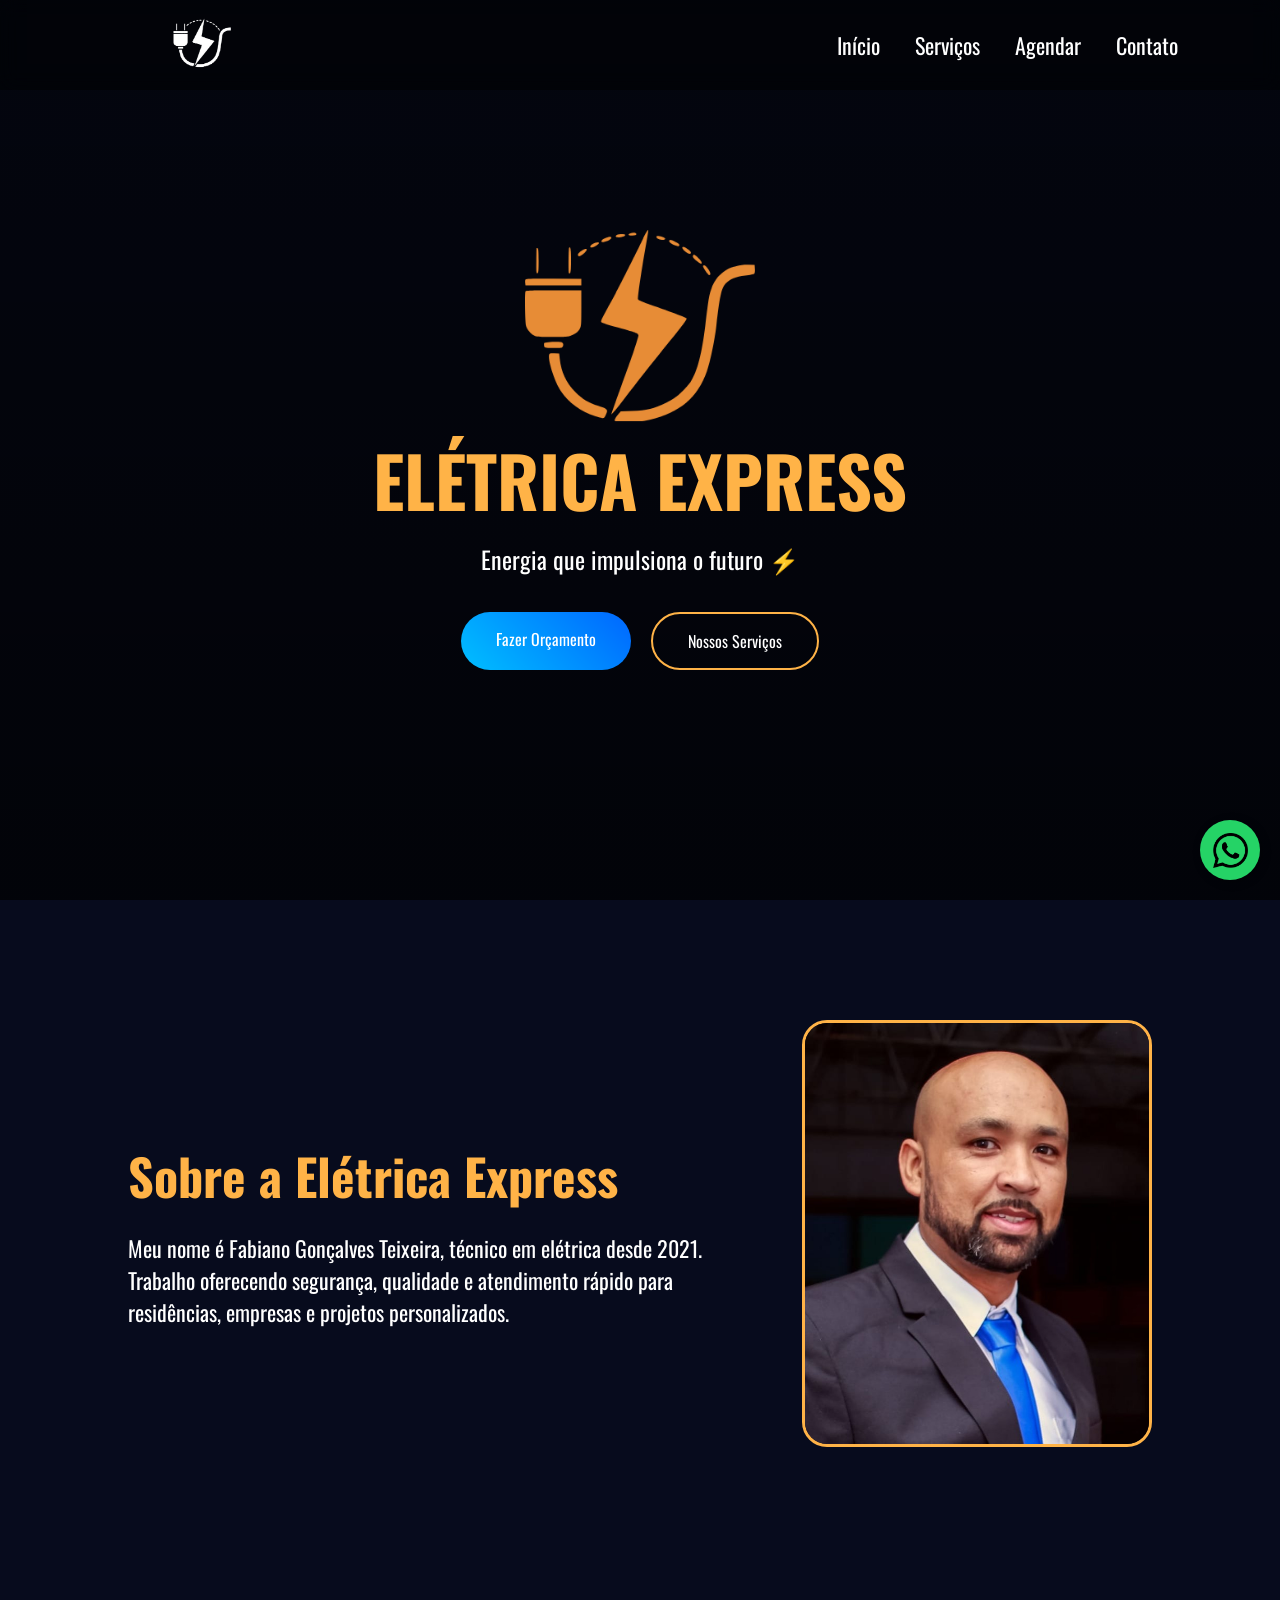
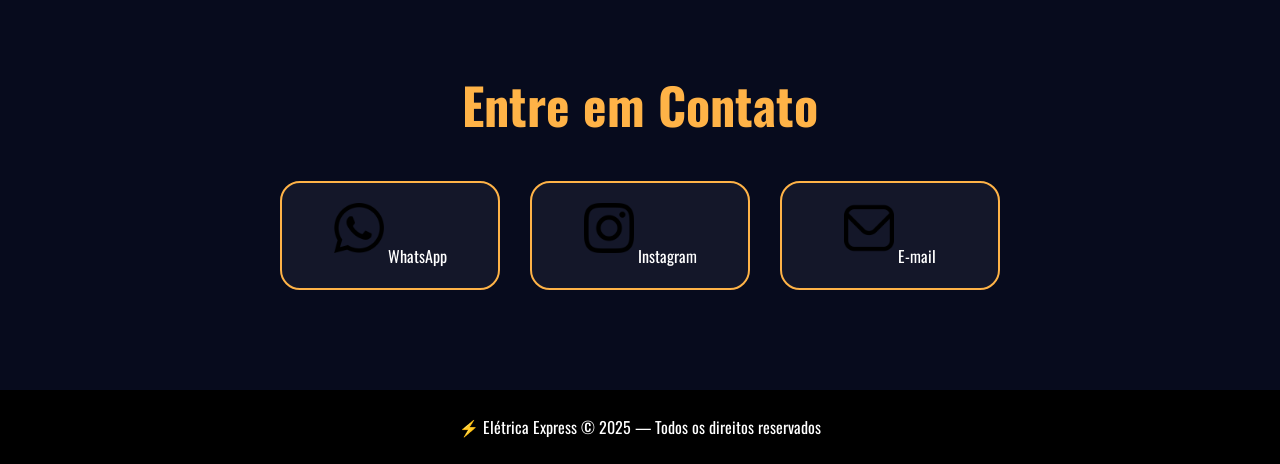
<file: index.html>
<!DOCTYPE html>
<html lang="pt-br">

<head>
    <meta charset="UTF-8" />
    <meta name="viewport" content="width=device-width, initial-scale=1.0" />
    <title>Elétrica Express</title>

    <link rel="icon" href="icon.png">

    <!-- FONTES -->
    <link rel="preconnect" href="https://fonts.googleapis.com">
    <link href="https://fonts.googleapis.com/css2?family=Oswald:wght@300;400;500;700&display=swap"
        rel="stylesheet">

    <!-- CSS -->
    <link rel="stylesheet" href="style.css">
</head>

<body>

    <a href="https://wa.me/555193070573?text=Quero%20fazer%20um%20or%C3%A7amento%20com%20a%20El%C3%A9trica%20Express"
        class="whatsapp-float" target="_blank">
        <img src="whatsapp.png" alt="WhatsApp">
    </a>

    <header class="header">

        <a href="index.html" class="logo">
            <img src="logo.png" alt="">
        </a>

        <button class="hamburger" id="hamburger">
            ☰
        </button>

        <nav class="nav" id="nav">
            <a href="index.html">Início</a>
            <a href="servicos.html">Serviços</a>
            <a href="agendamento.html">Agendar</a>
            <a href="#contato">Contato</a>
        </nav>

    </header>

    <section class="hero">

        <div class="overlay"></div>

        <div class="hero-content">

            <img src="logoLaranja.png" class="hero-logo">

            <h1>ELÉTRICA EXPRESS</h1>

            <p>
                Energia que impulsiona o futuro ⚡
            </p>

            <div class="hero-buttons">

                <a href="agendamento.html" class="btn">
                    Fazer Orçamento
                </a>

                <a href="servicos.html" class="btn btn2">
                    Nossos Serviços
                </a>

            </div>

        </div>

    </section>

    <section class="sobre">

        <div class="sobre-box">

            <div class="sobre-texto">

                <h2>Sobre a Elétrica Express</h2>

                <p>
                    Meu nome é Fabiano Gonçalves Teixeira, técnico em elétrica desde 2021.
                    Trabalho oferecendo segurança, qualidade e atendimento rápido para residências,
                    empresas e projetos personalizados.
                </p>

            </div>

            <img src="fabinho.jpeg" class="foto-sobre">

        </div>

    </section>

    <section class="contato" id="contato">

        <h2>Entre em Contato</h2>

        <div class="contato-grid">

            <a href="https://wa.me/555193070573" target="_blank">
                <img src="whatsapp.png">
                WhatsApp
            </a>

            <a href="https://www.instagram.com/eletrica.express_/" target="_blank">
                <img src="instagram.png">
                Instagram
            </a>

            <a href="mailto:eletricaexpressft@gmail.com">
                <img src="envelope.png">
                E-mail
            </a>

        </div>

    </section>

    <footer>
        ⚡ Elétrica Express © 2025 — Todos os direitos reservados
    </footer>

    <div vw class="enabled">
        <div vw-access-button class="active"></div>
        <div vw-plugin-wrapper>
            <div class="vw-plugin-top-wrapper"></div>
        </div>
    </div>

    <script src="https://vlibras.gov.br/app/vlibras-plugin.js"></script>

    <script>
        new window.VLibras.Widget('https://vlibras.gov.br/app');
    </script>

    <script src="eletrica.js"></script>

</body>

</html>
</file>
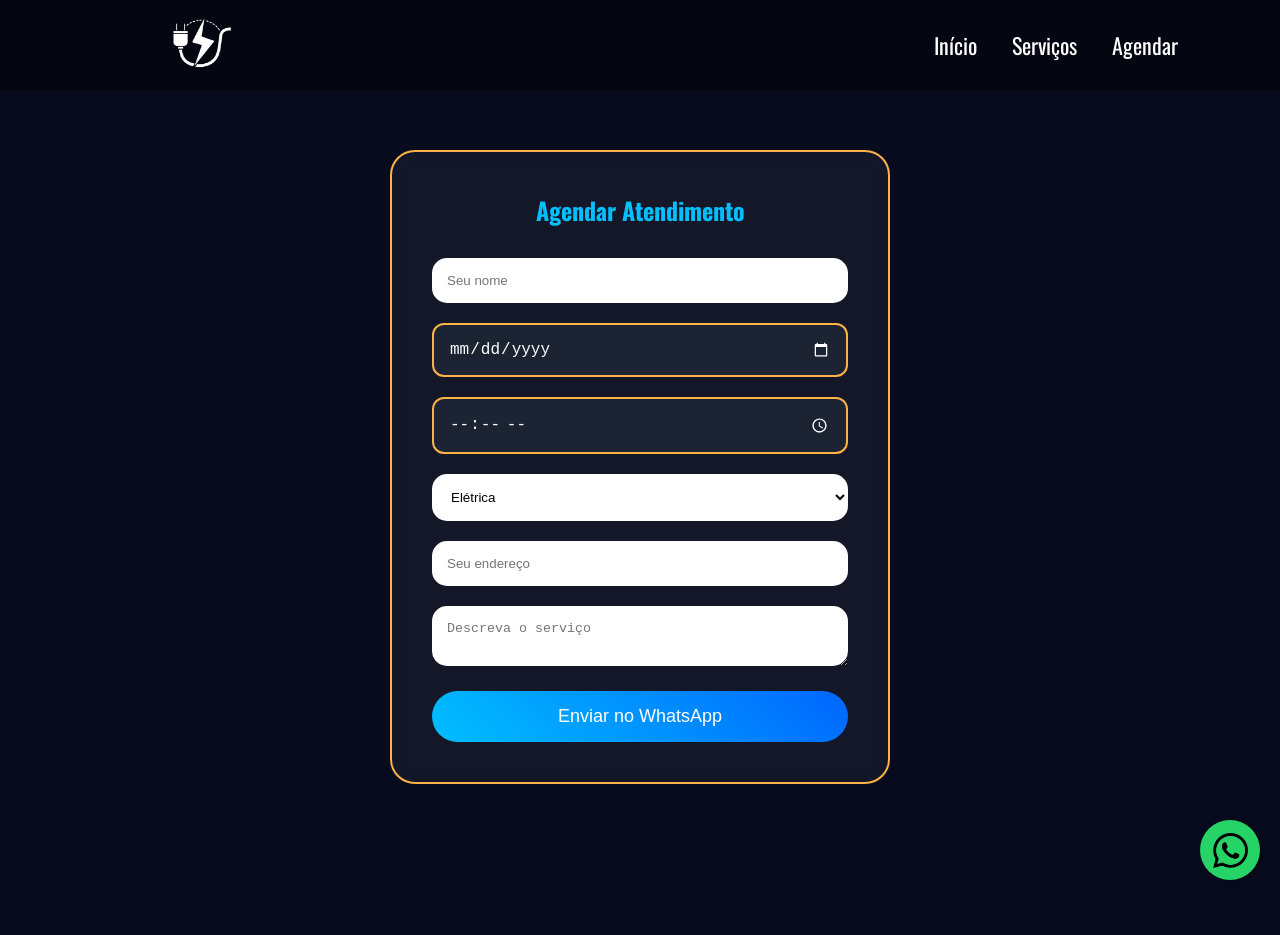
<file: agendamento.html>
<!DOCTYPE html>
<html lang="pt-br">

<head>
    <meta charset="UTF-8">
    <meta name="viewport" content="width=device-width, initial-scale=1.0">
    <title>Agendamento</title>

    <link rel="stylesheet" href="style.css">

    <link rel="preconnect" href="https://fonts.googleapis.com">
    <link href="https://fonts.googleapis.com/css2?family=Oswald:wght@300;400;500;700&display=swap"
        rel="stylesheet">
</head>

<body>

    <a href="https://wa.me/555193070573?text=Quero%20fazer%20um%20or%C3%A7amento%20com%20a%20El%C3%A9trica%20Express"
        class="whatsapp-float" target="_blank">
        <img src="whatsapp.png">
    </a>

    <header class="header">

        <a href="index.html" class="logo">
            <img src="logo.png">
        </a>

        <button class="hamburger" id="hamburger">
            ☰
        </button>

        <nav class="nav" id="nav">
            <a href="index.html">Início</a>
            <a href="servicos.html">Serviços</a>
            <a href="agendamento.html">Agendar</a>
        </nav>

    </header>

    <section class="agendamento">

        <form id="formulario">

            <h1>Agendar Atendimento</h1>

            <input type="text" id="nome" placeholder="Seu nome" required>

            <input type="date" id="data" required>

            <input type="time" id="hora" required>

            <select id="servico">

                <option>Elétrica</option>
                <option>Reparos</option>
                <option>Instalações</option>
                <option>Pintura</option>

            </select>

            <input type="text" id="endereco" placeholder="Seu endereço" required>

            <textarea id="mensagem" placeholder="Descreva o serviço"></textarea>

            <button type="submit">
                Enviar no WhatsApp
            </button>

        </form>

    </section>

    <script src="eletrica.js"></script>

</body>

</html>
</file>
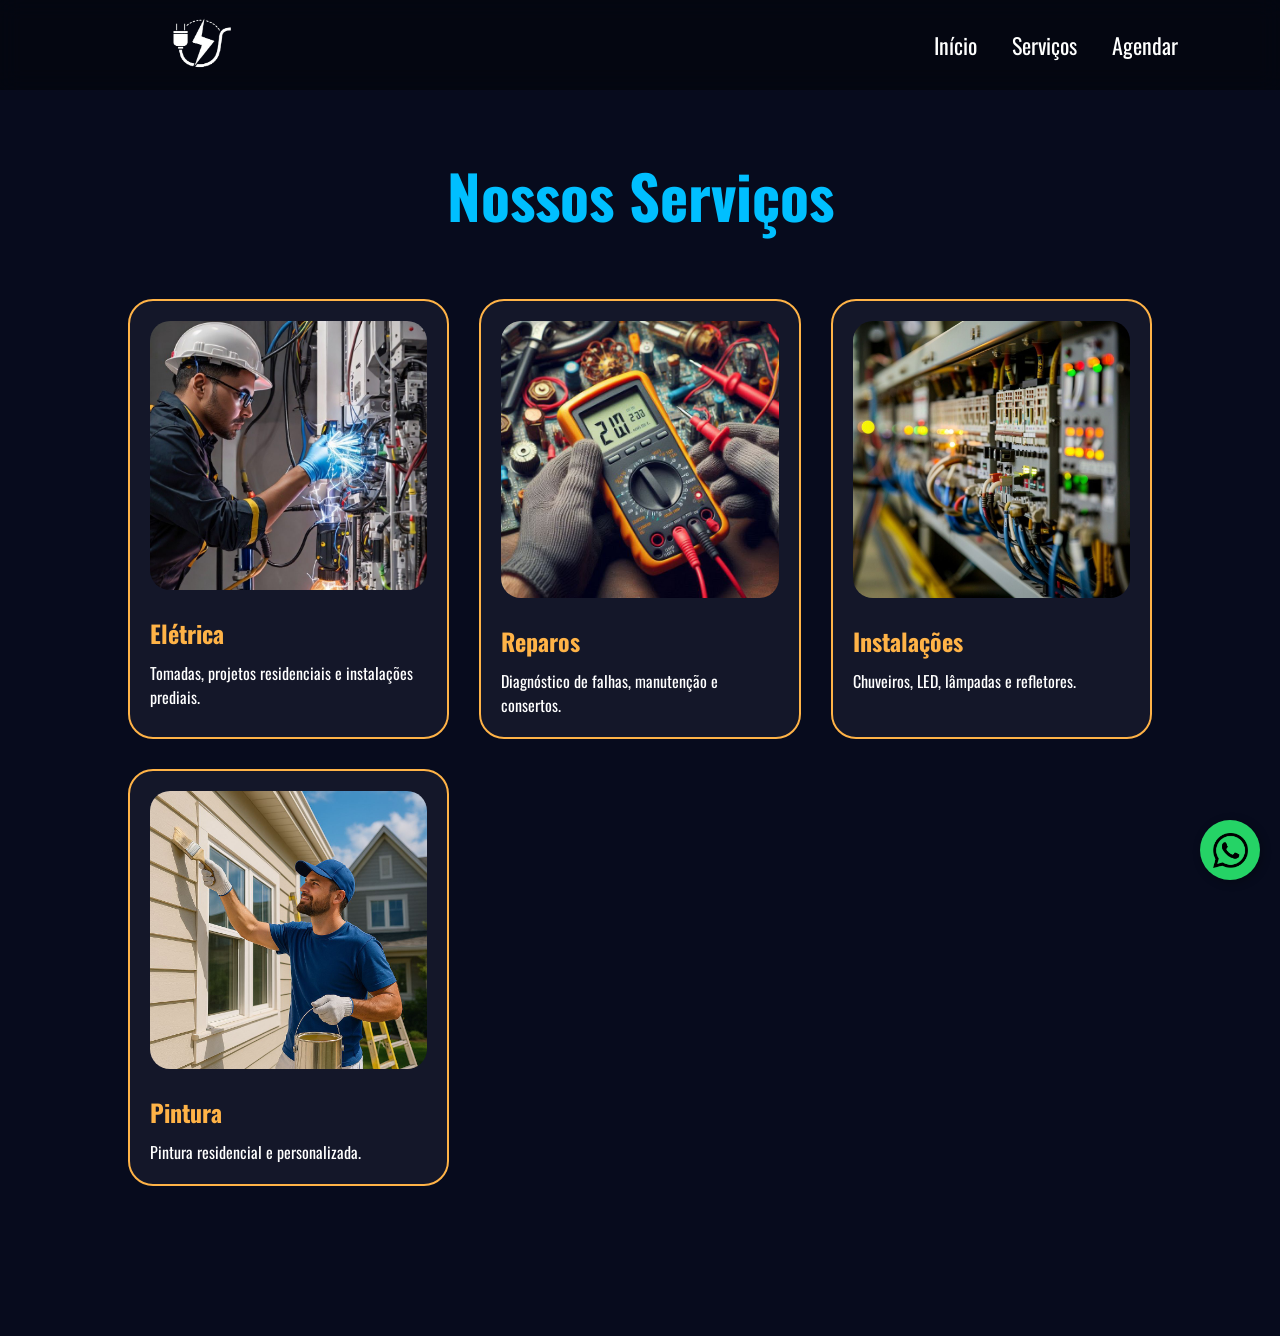
<file: servicos.html>
<!DOCTYPE html>
<html lang="pt-br">

<head>
    <meta charset="UTF-8">
    <meta name="viewport" content="width=device-width, initial-scale=1.0">
    <title>Serviços</title>

    <link rel="stylesheet" href="style.css">

    <link rel="preconnect" href="https://fonts.googleapis.com">
    <link href="https://fonts.googleapis.com/css2?family=Oswald:wght@300;400;500;700&display=swap"
        rel="stylesheet">
</head>

<body>

    <a href="https://wa.me/555193070573?text=Quero%20fazer%20um%20or%C3%A7amento%20com%20a%20El%C3%A9trica%20Express"
        class="whatsapp-float" target="_blank">
        <img src="whatsapp.png">
    </a>

    <header class="header">

        <a href="index.html" class="logo">
            <img src="logo.png">
        </a>

        <button class="hamburger" id="hamburger">
            ☰
        </button>

        <nav class="nav" id="nav">
            <a href="index.html">Início</a>
            <a href="servicos.html">Serviços</a>
            <a href="agendamento.html">Agendar</a>
        </nav>

    </header>

    <section class="servicos-page">

        <h1>Nossos Serviços</h1>

        <div class="cards">

            <div class="card">
                <img src="eletrica.jpg">
                <h2>Elétrica</h2>
                <p>
                    Tomadas, projetos residenciais e instalações prediais.
                </p>
            </div>

            <div class="card">
                <img src="reparo.jpg">
                <h2>Reparos</h2>
                <p>
                    Diagnóstico de falhas, manutenção e consertos.
                </p>
            </div>

            <div class="card">
                <img src="instalações.jpg">
                <h2>Instalações</h2>
                <p>
                    Chuveiros, LED, lâmpadas e refletores.
                </p>
            </div>

            <div class="card">
                <img src="pintura.jpg">
                <h2>Pintura</h2>
                <p>
                    Pintura residencial e personalizada.
                </p>
            </div>

        </div>

    </section>

    <script src="eletrica.js"></script>

</body>

</html>
</file>
<file: style.css>
* {
    margin: 0;
    padding: 0;
    box-sizing: border-box;
}

body {
    background: #070b1d;
    color: white;
    font-family: 'Oswald', sans-serif;
    overflow-x: hidden;
}

.header {
    width: 100%;
    height: 90px;
    background: rgba(0, 0, 0, 0.4);
    backdrop-filter: blur(10px);

    display: flex;
    align-items: center;
    justify-content: space-between;

    padding: 0 8%;
    position: fixed;
    top: 0;
    z-index: 999;
}

.logo img {
    width: 200px;
}

.nav {
    display: flex;
    gap: 35px;
}

.nav a {
    text-decoration: none;
    color: white;
    font-size: 22px;
    transition: .3s;
}

.nav a:hover {
    color: #ffae42;
}

.hamburger {
    display: none;
    background: none;
    border: none;
    color: white;
    font-size: 35px;
}


.hero {
    width: 100%;
    height: 100vh;

    background:
        linear-gradient(rgba(0, 0, 0, 0.5),
            rgba(0, 0, 0, 0.7));
   

    background-size: cover;
    background-position: center;

    display: flex;
    align-items: center;
    justify-content: center;

    text-align: center;

    position: relative;
}

.hero-content {
    animation: aparecer 1.5s ease;
}

.hero-logo {
    width: 230px;
    animation: flutuar 4s infinite ease-in-out;
}

.hero h1 {
    font-size: 70px;
    color: #ffb347;
}

.hero p {
    font-size: 24px;
    margin-top: 10px;
}

.hero-buttons {
    margin-top: 35px;

    display: flex;
    justify-content: center;
    gap: 20px;
}

.btn {
    padding: 15px 35px;
    border-radius: 40px;

    text-decoration: none;
    color: white;

    background: linear-gradient(45deg, #00bfff, #0066ff);

    transition: .4s;
}

.btn:hover {
    transform: scale(1.08);
}

.btn2 {
    background: transparent;
    border: 2px solid #ffb347;
}


.sobre {
    padding: 120px 10%;
}

.sobre-box {
    display: flex;
    align-items: center;
    justify-content: center;
    gap: 60px;
}

.foto-sobre {
    width: 350px;
    border-radius: 25px;
    border: 3px solid #ffb347;
}

.sobre h2 {
    font-size: 50px;
    color: #ffb347;
    margin-bottom: 20px;
}

.sobre p {
    font-size: 22px;
}


.servicos-page {
    padding: 150px 10%;
}

.servicos-page h1 {
    text-align: center;
    font-size: 60px;
    color: #00bfff;
    margin-bottom: 60px;
}

.cards {
    display: grid;
    grid-template-columns: repeat(auto-fit, minmax(260px, 1fr));
    gap: 30px;
}

.card {
    background: rgba(255,255,255,0.05);

    border: 2px solid #ffb347;

    border-radius: 25px;

    padding: 20px;

    transition: .4s;
}

.card:hover {
    transform: translateY(-10px);
}

.card img {
    width: 100%;
    border-radius: 20px;
}

.card h2 {
    margin-top: 20px;
    color: #ffb347;
}

.card p {
    margin-top: 10px;
}


.agendamento {
    width: 100%;
    min-height: 100vh;

    display: flex;
    align-items: center;
    justify-content: center;
color: #000000;
    padding: 150px 20px;
}

form {
    width: 100%;
    max-width: 500px;

    background: rgba(255,255,255,0.05);

    border: 2px solid #ffb347;

    border-radius: 25px;

    padding: 40px;

    backdrop-filter: blur(10px);
}

form h1 {
    text-align: center;
    margin-bottom: 30px;
    color: #00bfff;
}

form input,
form select,
form textarea {

    width: 100%;
    margin-bottom: 20px;

    padding: 15px;

    border-radius: 15px;

    border: none;

    outline: none;
color: #000000;
    background: #fff;
}

form button {

    width: 100%;

    padding: 15px;

    border: none;

    border-radius: 40px;

    background: linear-gradient(45deg, #00bfff, #0066ff);

    color: white;

    font-size: 18px;

    cursor: pointer;

    transition: .4s;
}

form button:hover {
    transform: scale(1.03);
}

/* CONTATO */

.contato {
    padding: 100px 10%;
}

.contato h2 {
    text-align: center;
    font-size: 50px;
    color: #ffb347;
}

.contato-grid {
    margin-top: 40px;

    display: flex;
    justify-content: center;
    gap: 30px;
    flex-wrap: wrap;
}

.contato-grid a {

    width: 220px;

    padding: 20px;

    border-radius: 20px;

    text-decoration: none;
    color: white;

    background: rgba(255,255,255,0.05);

    border: 2px solid #ffb347;

    text-align: center;

    transition: .4s;
}

.contato-grid a:hover {
    transform: translateY(-10px);
}

.contato-grid img {
    width: 50px;
    margin-bottom: 10px;
}

footer {
    text-align: center;
    padding: 25px;
    background: black;
}


.whatsapp-float {
 position: fixed;
    width: 60px;
    height: 60px;
    bottom: 20px;
    right: 20px;
    background-color: #25D366;
    color: #fff;
    border-radius: 50%;
    text-align: center;
    font-size: 35px;
    z-index: 1000;
    box-shadow: 2px 2px 10px rgba(0, 0, 0, 0.3);
    display: flex;
    justify-content: center;
    align-items: center;
}

.whatsapp-float img {
    width: 35px;
}


@keyframes aparecer {

    from {
        opacity: 0;
        transform: translateY(50px);
    }

    to {
        opacity: 1;
        transform: translateY(0);
    }
}

@keyframes flutuar {

    0% {
        transform: translateY(0px);
    }

    50% {
        transform: translateY(-15px);
    }

    100% {
        transform: translateY(0px);
    }
}



@media(max-width: 900px) {

    .hamburger {
        display: block;
    }

    .nav {

        position: absolute;

        top: 90px;
        right: -100%;

        width: 250px;
        height: 300px;

        background: #091122;

        flex-direction: column;

        padding: 30px;

        transition: .5s;
    }

    .nav.active {
        right: 0;
    }

    .hero h1 {
        font-size: 45px;
    }

    .hero-logo {
        width: 180px;
    }

    .sobre-box {
        flex-direction: column;
    }

    .foto-sobre {
        width: 100%;
    }

}

input[type="date"],
input[type="time"]{
    background: #1c2333;
    color: white;
    border: 2px solid #ffb347;
    padding: 15px;
    border-radius: 12px;
    font-size: 16px;
}

input[type="date"]::-webkit-calendar-picker-indicator,
input[type="time"]::-webkit-calendar-picker-indicator{
    filter: invert(1);
    cursor: pointer;
}
</file>
